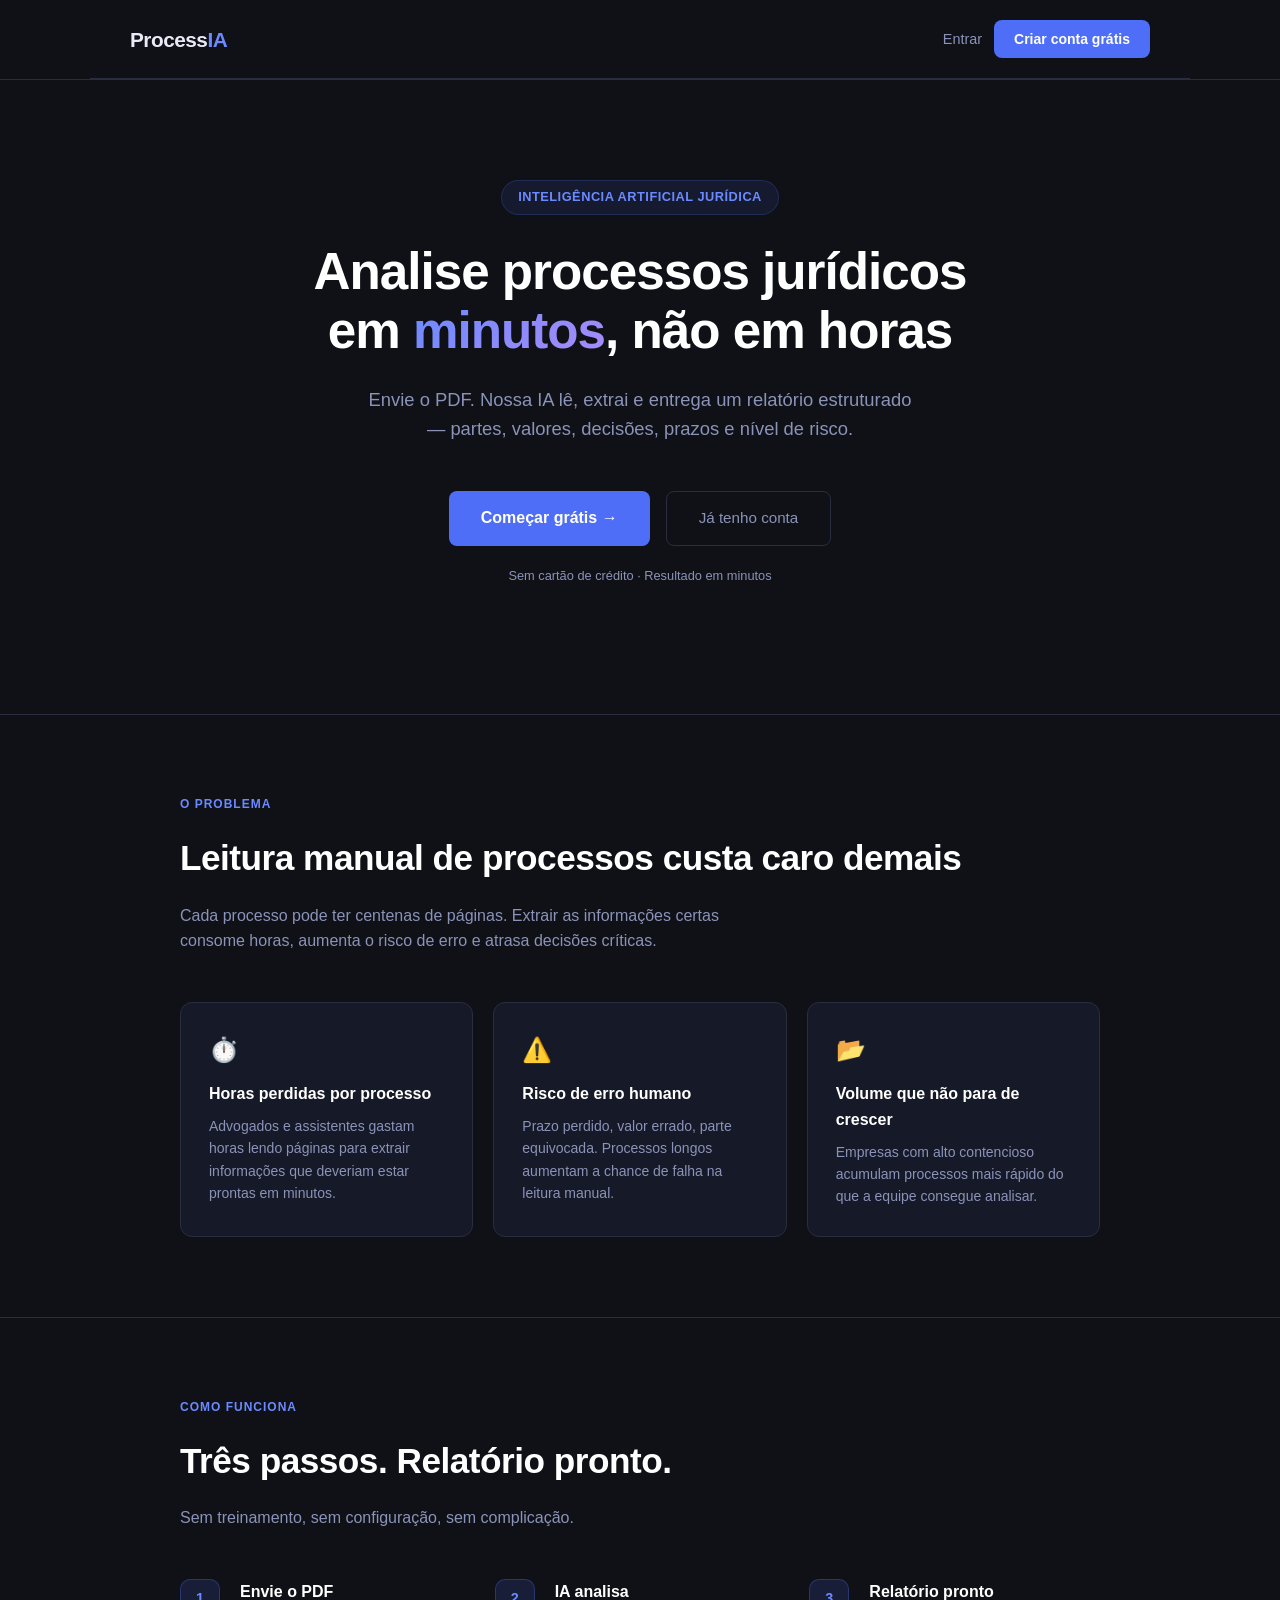
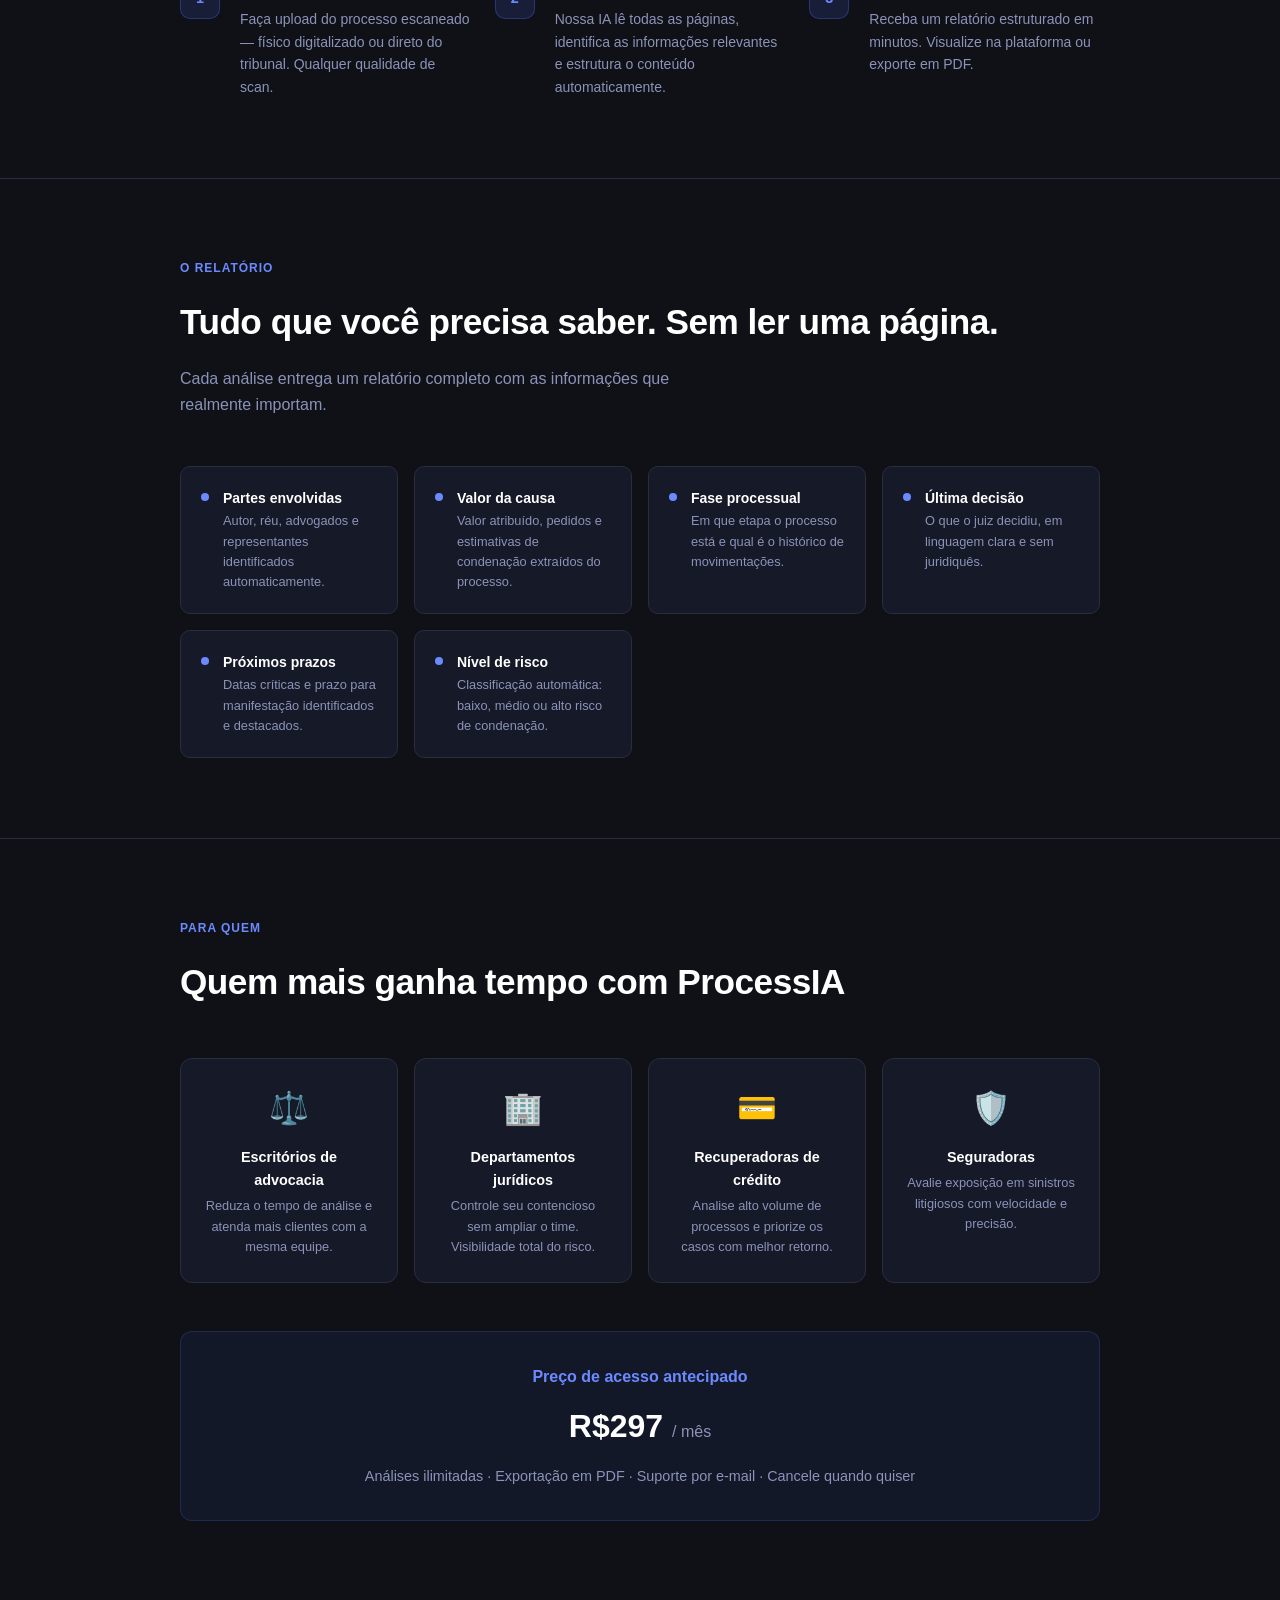
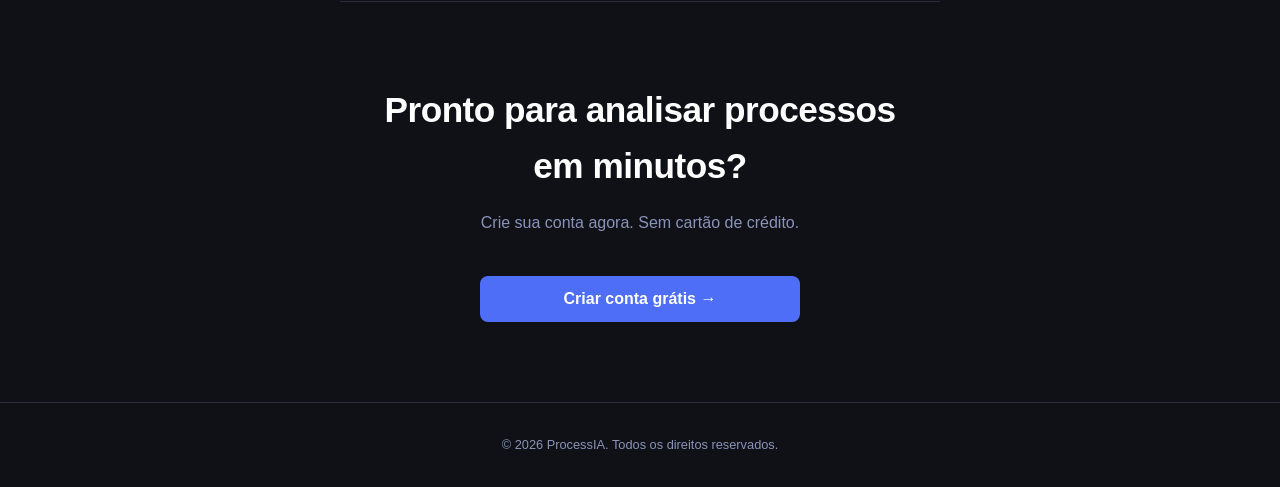
<file: landing/index.html>
<!DOCTYPE html>
<html lang="pt-BR">
<head>
  <meta charset="UTF-8" />
  <meta name="viewport" content="width=device-width, initial-scale=1.0" />
  <title>ProcessIA — Análise de processos jurídicos em minutos</title>
  <style>
    * { margin: 0; padding: 0; box-sizing: border-box; }

    :root {
      --dark: #0f1117;
      --dark2: #1a1d2e;
      --accent: #4f6ef7;
      --accent2: #6c8aff;
      --text: #e8eaf6;
      --muted: #8b93b8;
      --border: #2a2d3e;
      --card: #161927;
    }

    body {
      font-family: -apple-system, BlinkMacSystemFont, 'Segoe UI', sans-serif;
      background: var(--dark);
      color: var(--text);
      line-height: 1.6;
    }

    /* NAV */
    nav {
      padding: 20px 40px;
      display: flex;
      justify-content: space-between;
      align-items: center;
      border-bottom: 1px solid var(--border);
      max-width: 1100px;
      margin: 0 auto;
    }

    .logo {
      font-size: 1.3rem;
      font-weight: 700;
      color: var(--text);
      letter-spacing: -0.5px;
    }

    .logo span { color: var(--accent2); }

    .badge {
      background: rgba(79, 110, 247, 0.15);
      color: var(--accent2);
      border: 1px solid rgba(79, 110, 247, 0.3);
      padding: 4px 12px;
      border-radius: 20px;
      font-size: 0.75rem;
      font-weight: 600;
    }

    /* HERO */
    .hero {
      max-width: 780px;
      margin: 0 auto;
      padding: 100px 40px 80px;
      text-align: center;
    }

    .hero-tag {
      display: inline-block;
      background: rgba(79, 110, 247, 0.1);
      color: var(--accent2);
      border: 1px solid rgba(79, 110, 247, 0.2);
      padding: 6px 16px;
      border-radius: 20px;
      font-size: 0.8rem;
      font-weight: 600;
      margin-bottom: 28px;
      letter-spacing: 0.5px;
      text-transform: uppercase;
    }

    h1 {
      font-size: clamp(2rem, 5vw, 3.2rem);
      font-weight: 800;
      line-height: 1.15;
      letter-spacing: -1px;
      margin-bottom: 24px;
      color: #fff;
    }

    h1 span {
      background: linear-gradient(135deg, var(--accent2), #a78bfa);
      -webkit-background-clip: text;
      -webkit-text-fill-color: transparent;
    }

    .hero p {
      font-size: 1.15rem;
      color: var(--muted);
      max-width: 560px;
      margin: 0 auto 48px;
    }

    /* FORM */
    .form-card {
      background: var(--card);
      border: 1px solid var(--border);
      border-radius: 16px;
      padding: 40px;
      max-width: 520px;
      margin: 0 auto;
      text-align: left;
    }

    .form-card h2 {
      font-size: 1.1rem;
      font-weight: 700;
      margin-bottom: 8px;
      color: #fff;
    }

    .form-card p {
      font-size: 0.875rem;
      color: var(--muted);
      margin-bottom: 28px;
    }

    .form-group {
      margin-bottom: 16px;
    }

    label {
      display: block;
      font-size: 0.8rem;
      font-weight: 600;
      color: var(--muted);
      text-transform: uppercase;
      letter-spacing: 0.5px;
      margin-bottom: 6px;
    }

    input, select {
      width: 100%;
      background: var(--dark2);
      border: 1px solid var(--border);
      border-radius: 8px;
      padding: 12px 16px;
      color: var(--text);
      font-size: 0.95rem;
      outline: none;
      transition: border-color 0.2s;
    }

    input:focus, select:focus {
      border-color: var(--accent);
    }

    input::placeholder { color: var(--muted); opacity: 0.5; }

    select option { background: var(--dark2); }

    .btn {
      width: 100%;
      background: var(--accent);
      color: #fff;
      border: none;
      border-radius: 8px;
      padding: 14px;
      font-size: 1rem;
      font-weight: 700;
      cursor: pointer;
      margin-top: 8px;
      transition: background 0.2s;
    }

    .btn:hover { background: var(--accent2); }

    .form-note {
      font-size: 0.75rem;
      color: var(--muted);
      text-align: center;
      margin-top: 14px;
    }

    /* PROBLEM */
    .section {
      max-width: 1000px;
      margin: 0 auto;
      padding: 80px 40px;
    }

    .section-label {
      font-size: 0.75rem;
      font-weight: 700;
      text-transform: uppercase;
      letter-spacing: 1px;
      color: var(--accent2);
      margin-bottom: 16px;
    }

    .section h2 {
      font-size: clamp(1.6rem, 3vw, 2.2rem);
      font-weight: 800;
      letter-spacing: -0.5px;
      color: #fff;
      margin-bottom: 16px;
    }

    .section > p {
      color: var(--muted);
      font-size: 1rem;
      max-width: 560px;
      margin-bottom: 48px;
    }

    .pain-grid {
      display: grid;
      grid-template-columns: repeat(auto-fit, minmax(260px, 1fr));
      gap: 20px;
    }

    .pain-card {
      background: var(--card);
      border: 1px solid var(--border);
      border-radius: 12px;
      padding: 28px;
    }

    .pain-icon {
      font-size: 1.5rem;
      margin-bottom: 12px;
    }

    .pain-card h3 {
      font-size: 1rem;
      font-weight: 700;
      color: #fff;
      margin-bottom: 8px;
    }

    .pain-card p {
      font-size: 0.875rem;
      color: var(--muted);
    }

    /* HOW IT WORKS */
    .steps {
      display: grid;
      grid-template-columns: repeat(auto-fit, minmax(260px, 1fr));
      gap: 24px;
      margin-top: 48px;
    }

    .step {
      display: flex;
      gap: 20px;
      align-items: flex-start;
    }

    .step-number {
      flex-shrink: 0;
      width: 40px;
      height: 40px;
      background: rgba(79, 110, 247, 0.15);
      border: 1px solid rgba(79, 110, 247, 0.3);
      border-radius: 10px;
      display: flex;
      align-items: center;
      justify-content: center;
      font-weight: 800;
      font-size: 0.9rem;
      color: var(--accent2);
    }

    .step h3 {
      font-size: 1rem;
      font-weight: 700;
      color: #fff;
      margin-bottom: 4px;
    }

    .step p {
      font-size: 0.875rem;
      color: var(--muted);
    }

    /* REPORT */
    .divider {
      border: none;
      border-top: 1px solid var(--border);
    }

    .report-grid {
      display: grid;
      grid-template-columns: repeat(auto-fit, minmax(200px, 1fr));
      gap: 16px;
      margin-top: 48px;
    }

    .report-item {
      background: var(--card);
      border: 1px solid var(--border);
      border-radius: 10px;
      padding: 20px;
      display: flex;
      gap: 14px;
      align-items: flex-start;
    }

    .report-dot {
      width: 8px;
      height: 8px;
      background: var(--accent2);
      border-radius: 50%;
      margin-top: 6px;
      flex-shrink: 0;
    }

    .report-item h4 {
      font-size: 0.875rem;
      font-weight: 700;
      color: #fff;
      margin-bottom: 2px;
    }

    .report-item p {
      font-size: 0.8rem;
      color: var(--muted);
    }

    /* WHO */
    .who-grid {
      display: grid;
      grid-template-columns: repeat(auto-fit, minmax(200px, 1fr));
      gap: 16px;
      margin-top: 48px;
    }

    .who-card {
      background: var(--card);
      border: 1px solid var(--border);
      border-radius: 12px;
      padding: 24px;
      text-align: center;
    }

    .who-card .icon { font-size: 2rem; margin-bottom: 12px; }

    .who-card h3 {
      font-size: 0.9rem;
      font-weight: 700;
      color: #fff;
      margin-bottom: 4px;
    }

    .who-card p {
      font-size: 0.8rem;
      color: var(--muted);
    }

    /* PRICING */
    .pricing-note {
      background: rgba(79, 110, 247, 0.08);
      border: 1px solid rgba(79, 110, 247, 0.2);
      border-radius: 12px;
      padding: 32px;
      text-align: center;
      margin-top: 48px;
    }

    .pricing-note h3 {
      font-size: 1rem;
      font-weight: 700;
      color: var(--accent2);
      margin-bottom: 8px;
    }

    .pricing-note p {
      color: var(--muted);
      font-size: 0.9rem;
    }

    .price {
      font-size: 2rem;
      font-weight: 800;
      color: #fff;
      margin: 12px 0;
    }

    .price span { font-size: 1rem; font-weight: 400; color: var(--muted); }

    /* CTA FINAL */
    .cta-section {
      text-align: center;
      padding: 80px 40px;
      border-top: 1px solid var(--border);
      max-width: 600px;
      margin: 0 auto;
    }

    .cta-section h2 {
      font-size: clamp(1.6rem, 3vw, 2.2rem);
      font-weight: 800;
      color: #fff;
      margin-bottom: 16px;
      letter-spacing: -0.5px;
    }

    .cta-section p {
      color: var(--muted);
      margin-bottom: 40px;
    }

    /* FOOTER */
    footer {
      text-align: center;
      padding: 32px 40px;
      border-top: 1px solid var(--border);
      color: var(--muted);
      font-size: 0.8rem;
    }

    /* RESPONSIVE */
    @media (max-width: 600px) {
      nav { padding: 16px 20px; }
      .hero { padding: 60px 20px 60px; }
      .form-card { padding: 28px 20px; }
      .section { padding: 60px 20px; }
    }
  </style>
</head>
<body>

  <!-- NAV -->
  <div style="border-bottom: 1px solid var(--border);">
    <nav>
      <div class="logo">Process<span>IA</span></div>
      <div style="display:flex;gap:12px;align-items:center;">
        <a href="auth.html" style="color:var(--muted);font-size:0.9rem;text-decoration:none;">Entrar</a>
        <a href="auth.html#signup" class="btn" style="width:auto;padding:8px 20px;font-size:0.875rem;margin-top:0;display:inline-block;text-decoration:none;">Criar conta grátis</a>
      </div>
    </nav>
  </div>

  <!-- HERO -->
  <div class="hero">
    <div class="hero-tag">Inteligência Artificial Jurídica</div>
    <h1>Analise processos jurídicos em <span>minutos</span>, não em horas</h1>
    <p>
      Envie o PDF. Nossa IA lê, extrai e entrega um relatório estruturado —
      partes, valores, decisões, prazos e nível de risco.
    </p>
    <div style="display:flex;gap:16px;justify-content:center;flex-wrap:wrap;">
      <a href="auth.html#signup" class="btn" style="width:auto;padding:14px 32px;font-size:1rem;margin-top:0;display:inline-block;text-decoration:none;">Começar grátis →</a>
      <a href="auth.html" style="display:inline-flex;align-items:center;padding:14px 32px;color:var(--muted);font-size:0.95rem;text-decoration:none;border:1px solid var(--border);border-radius:8px;">Já tenho conta</a>
    </div>
    <p style="margin-top:20px;font-size:0.8rem;color:var(--muted);">Sem cartão de crédito · Resultado em minutos</p>
  </div>

  <hr class="divider" />

  <!-- PROBLEMA -->
  <div class="section">
    <div class="section-label">O problema</div>
    <h2>Leitura manual de processos custa caro demais</h2>
    <p>Cada processo pode ter centenas de páginas. Extrair as informações certas consome horas, aumenta o risco de erro e atrasa decisões críticas.</p>

    <div class="pain-grid">
      <div class="pain-card">
        <div class="pain-icon">⏱️</div>
        <h3>Horas perdidas por processo</h3>
        <p>Advogados e assistentes gastam horas lendo páginas para extrair informações que deveriam estar prontas em minutos.</p>
      </div>
      <div class="pain-card">
        <div class="pain-icon">⚠️</div>
        <h3>Risco de erro humano</h3>
        <p>Prazo perdido, valor errado, parte equivocada. Processos longos aumentam a chance de falha na leitura manual.</p>
      </div>
      <div class="pain-card">
        <div class="pain-icon">📂</div>
        <h3>Volume que não para de crescer</h3>
        <p>Empresas com alto contencioso acumulam processos mais rápido do que a equipe consegue analisar.</p>
      </div>
    </div>
  </div>

  <hr class="divider" />

  <!-- COMO FUNCIONA -->
  <div class="section">
    <div class="section-label">Como funciona</div>
    <h2>Três passos. Relatório pronto.</h2>
    <p>Sem treinamento, sem configuração, sem complicação.</p>

    <div class="steps">
      <div class="step">
        <div class="step-number">1</div>
        <div>
          <h3>Envie o PDF</h3>
          <p>Faça upload do processo escaneado — físico digitalizado ou direto do tribunal. Qualquer qualidade de scan.</p>
        </div>
      </div>
      <div class="step">
        <div class="step-number">2</div>
        <div>
          <h3>IA analisa</h3>
          <p>Nossa IA lê todas as páginas, identifica as informações relevantes e estrutura o conteúdo automaticamente.</p>
        </div>
      </div>
      <div class="step">
        <div class="step-number">3</div>
        <div>
          <h3>Relatório pronto</h3>
          <p>Receba um relatório estruturado em minutos. Visualize na plataforma ou exporte em PDF.</p>
        </div>
      </div>
    </div>
  </div>

  <hr class="divider" />

  <!-- RELATÓRIO -->
  <div class="section">
    <div class="section-label">O relatório</div>
    <h2>Tudo que você precisa saber. Sem ler uma página.</h2>
    <p>Cada análise entrega um relatório completo com as informações que realmente importam.</p>

    <div class="report-grid">
      <div class="report-item">
        <div class="report-dot"></div>
        <div>
          <h4>Partes envolvidas</h4>
          <p>Autor, réu, advogados e representantes identificados automaticamente.</p>
        </div>
      </div>
      <div class="report-item">
        <div class="report-dot"></div>
        <div>
          <h4>Valor da causa</h4>
          <p>Valor atribuído, pedidos e estimativas de condenação extraídos do processo.</p>
        </div>
      </div>
      <div class="report-item">
        <div class="report-dot"></div>
        <div>
          <h4>Fase processual</h4>
          <p>Em que etapa o processo está e qual é o histórico de movimentações.</p>
        </div>
      </div>
      <div class="report-item">
        <div class="report-dot"></div>
        <div>
          <h4>Última decisão</h4>
          <p>O que o juiz decidiu, em linguagem clara e sem juridiquês.</p>
        </div>
      </div>
      <div class="report-item">
        <div class="report-dot"></div>
        <div>
          <h4>Próximos prazos</h4>
          <p>Datas críticas e prazo para manifestação identificados e destacados.</p>
        </div>
      </div>
      <div class="report-item">
        <div class="report-dot"></div>
        <div>
          <h4>Nível de risco</h4>
          <p>Classificação automática: baixo, médio ou alto risco de condenação.</p>
        </div>
      </div>
    </div>
  </div>

  <hr class="divider" />

  <!-- PARA QUEM -->
  <div class="section">
    <div class="section-label">Para quem</div>
    <h2>Quem mais ganha tempo com ProcessIA</h2>

    <div class="who-grid">
      <div class="who-card">
        <div class="icon">⚖️</div>
        <h3>Escritórios de advocacia</h3>
        <p>Reduza o tempo de análise e atenda mais clientes com a mesma equipe.</p>
      </div>
      <div class="who-card">
        <div class="icon">🏢</div>
        <h3>Departamentos jurídicos</h3>
        <p>Controle seu contencioso sem ampliar o time. Visibilidade total do risco.</p>
      </div>
      <div class="who-card">
        <div class="icon">💳</div>
        <h3>Recuperadoras de crédito</h3>
        <p>Analise alto volume de processos e priorize os casos com melhor retorno.</p>
      </div>
      <div class="who-card">
        <div class="icon">🛡️</div>
        <h3>Seguradoras</h3>
        <p>Avalie exposição em sinistros litigiosos com velocidade e precisão.</p>
      </div>
    </div>

    <div class="pricing-note">
      <h3>Preço de acesso antecipado</h3>
      <div class="price">R$297 <span>/ mês</span></div>
      <p>Análises ilimitadas · Exportação em PDF · Suporte por e-mail · Cancele quando quiser</p>
    </div>
  </div>

  <!-- CTA FINAL -->
  <div class="cta-section">
    <h2>Pronto para analisar processos em minutos?</h2>
    <p>Crie sua conta agora. Sem cartão de crédito.</p>
    <a href="auth.html#signup" style="text-decoration:none;">
      <button class="btn" style="max-width: 320px; margin: 0 auto; display: block;">
        Criar conta grátis →
      </button>
    </a>
  </div>

  <footer>
    © 2026 ProcessIA. Todos os direitos reservados.
  </footer>

</body>
</html>
</file>
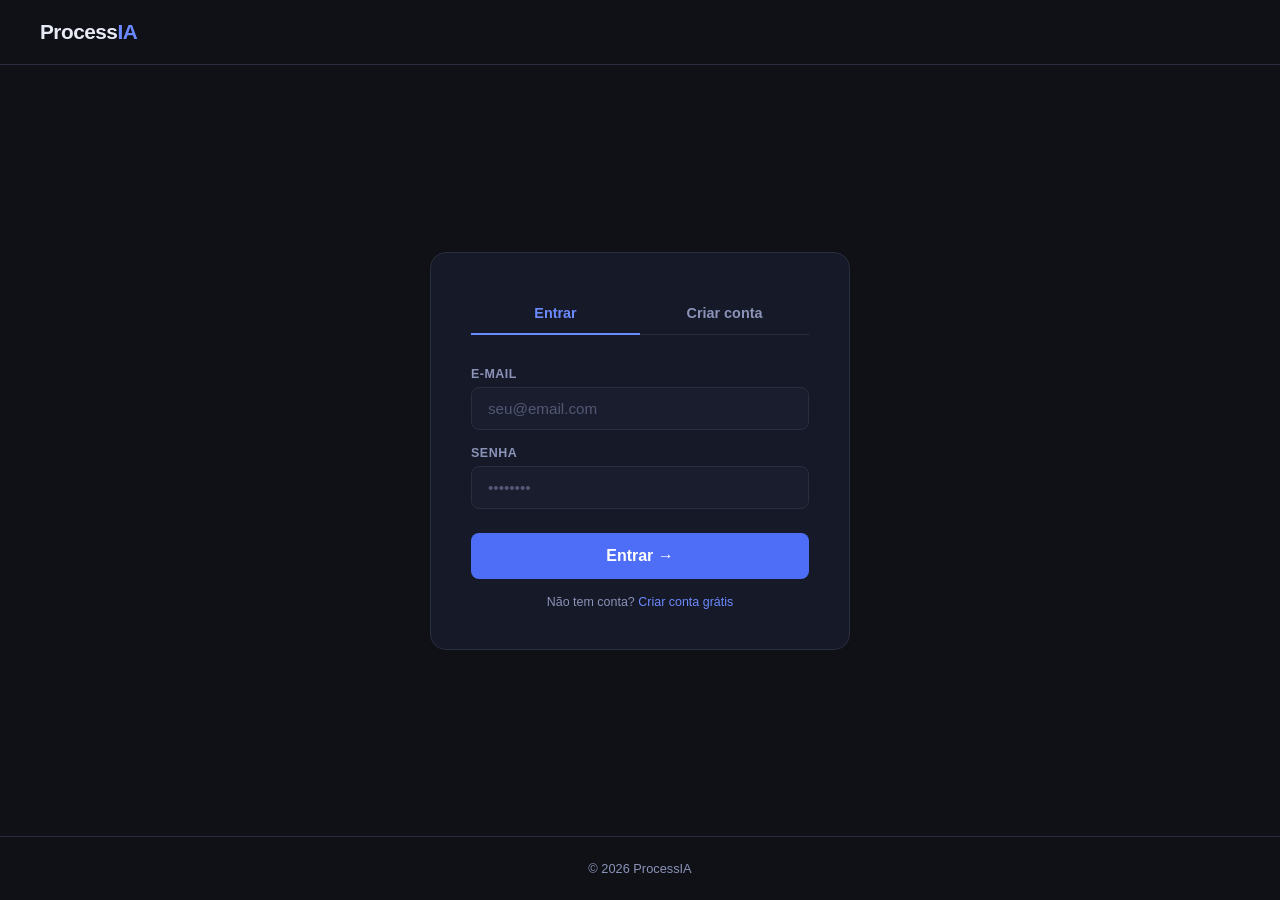
<file: landing/auth.html>
<!DOCTYPE html>
<html lang="pt-BR">
<head>
  <meta charset="UTF-8" />
  <meta name="viewport" content="width=device-width, initial-scale=1.0" />
  <title>ProcessIA — Entrar</title>
  <style>
    * { margin: 0; padding: 0; box-sizing: border-box; }
    :root {
      --dark: #0f1117; --dark2: #1a1d2e; --accent: #4f6ef7; --accent2: #6c8aff;
      --text: #e8eaf6; --muted: #8b93b8; --border: #2a2d3e; --card: #161927;
      --error: #f87171; --success: #4ade80;
    }
    body { font-family: -apple-system, BlinkMacSystemFont, 'Segoe UI', sans-serif; background: var(--dark); color: var(--text); min-height: 100vh; display: flex; flex-direction: column; }
    nav { padding: 20px 40px; display: flex; justify-content: space-between; align-items: center; border-bottom: 1px solid var(--border); }
    .logo { font-size: 1.3rem; font-weight: 700; color: var(--text); letter-spacing: -0.5px; text-decoration: none; }
    .logo span { color: var(--accent2); }
    main { flex: 1; display: flex; align-items: center; justify-content: center; padding: 40px 20px; }
    .card { background: var(--card); border: 1px solid var(--border); border-radius: 16px; padding: 40px; width: 100%; max-width: 420px; }
    .tabs { display: flex; gap: 0; margin-bottom: 32px; border-bottom: 1px solid var(--border); }
    .tab { flex: 1; padding: 12px; text-align: center; font-size: 0.9rem; font-weight: 600; color: var(--muted); cursor: pointer; border-bottom: 2px solid transparent; margin-bottom: -1px; transition: all 0.2s; }
    .tab.active { color: var(--accent2); border-bottom-color: var(--accent2); }
    .form-group { margin-bottom: 16px; }
    label { display: block; font-size: 0.78rem; font-weight: 600; color: var(--muted); text-transform: uppercase; letter-spacing: 0.5px; margin-bottom: 6px; }
    input { width: 100%; background: var(--dark2); border: 1px solid var(--border); border-radius: 8px; padding: 12px 16px; color: var(--text); font-size: 0.95rem; outline: none; transition: border-color 0.2s; }
    input:focus { border-color: var(--accent); }
    input::placeholder { color: var(--muted); opacity: 0.5; }
    .btn { width: 100%; background: var(--accent); color: #fff; border: none; border-radius: 8px; padding: 14px; font-size: 1rem; font-weight: 700; cursor: pointer; margin-top: 8px; transition: background 0.2s; }
    .btn:hover { background: var(--accent2); }
    .btn:disabled { opacity: 0.6; cursor: not-allowed; }
    .error-msg { background: rgba(248,113,113,0.1); border: 1px solid rgba(248,113,113,0.3); color: var(--error); border-radius: 8px; padding: 12px 16px; font-size: 0.875rem; margin-bottom: 16px; display: none; }
    .success-msg { background: rgba(74,222,128,0.1); border: 1px solid rgba(74,222,128,0.3); color: var(--success); border-radius: 8px; padding: 12px 16px; font-size: 0.875rem; margin-bottom: 16px; display: none; }
    .note { font-size: 0.78rem; color: var(--muted); text-align: center; margin-top: 16px; }
    .note a { color: var(--accent2); text-decoration: none; }
    footer { text-align: center; padding: 24px; border-top: 1px solid var(--border); color: var(--muted); font-size: 0.8rem; }
  </style>
</head>
<body>
  <nav>
    <a href="index.html" class="logo">Process<span>IA</span></a>
  </nav>

  <main>
    <div class="card">
      <div class="tabs">
        <div class="tab active" id="tab-login" onclick="showTab('login')">Entrar</div>
        <div class="tab" id="tab-signup" onclick="showTab('signup')">Criar conta</div>
      </div>

      <div id="error-msg" class="error-msg"></div>
      <div id="success-msg" class="success-msg"></div>

      <!-- LOGIN -->
      <form id="form-login" onsubmit="handleLogin(event)">
        <div class="form-group">
          <label>E-mail</label>
          <input type="email" id="login-email" placeholder="seu@email.com" required />
        </div>
        <div class="form-group">
          <label>Senha</label>
          <input type="password" id="login-password" placeholder="••••••••" required />
        </div>
        <button type="submit" class="btn" id="btn-login">Entrar →</button>
        <p class="note">Não tem conta? <a href="#" onclick="showTab('signup')">Criar conta grátis</a></p>
      </form>

      <!-- SIGNUP -->
      <form id="form-signup" style="display:none" onsubmit="handleSignup(event)">
        <div class="form-group">
          <label>E-mail</label>
          <input type="email" id="signup-email" placeholder="seu@email.com" required />
        </div>
        <div class="form-group">
          <label>Senha</label>
          <input type="password" id="signup-password" placeholder="Mínimo 8 caracteres, 1 número" required minlength="8" />
        </div>
        <button type="submit" class="btn" id="btn-signup">Criar conta →</button>
        <p class="note">Já tem conta? <a href="#" onclick="showTab('login')">Entrar</a></p>
      </form>
    </div>
  </main>

  <footer>© 2026 ProcessIA</footer>

  <script>
    const API = 'https://processoia.onrender.com';

    // Redireciona se já autenticado
    if (localStorage.getItem('pia_token')) location.href = 'dashboard.html';

    // Abre signup se URL tiver #signup
    if (location.hash === '#signup') showTab('signup');

    function showTab(tab) {
      document.getElementById('form-login').style.display = tab === 'login' ? '' : 'none';
      document.getElementById('form-signup').style.display = tab === 'signup' ? '' : 'none';
      document.getElementById('tab-login').classList.toggle('active', tab === 'login');
      document.getElementById('tab-signup').classList.toggle('active', tab === 'signup');
      clearMsgs();
    }

    function showError(msg) {
      const el = document.getElementById('error-msg');
      el.textContent = msg; el.style.display = '';
      document.getElementById('success-msg').style.display = 'none';
    }

    function showSuccess(msg) {
      const el = document.getElementById('success-msg');
      el.textContent = msg; el.style.display = '';
      document.getElementById('error-msg').style.display = 'none';
    }

    function clearMsgs() {
      document.getElementById('error-msg').style.display = 'none';
      document.getElementById('success-msg').style.display = 'none';
    }

    async function handleLogin(e) {
      e.preventDefault();
      const btn = document.getElementById('btn-login');
      btn.disabled = true; btn.textContent = 'Entrando...';
      clearMsgs();

      try {
        const res = await fetch(`${API}/api/auth/login`, {
          method: 'POST',
          headers: { 'Content-Type': 'application/json' },
          body: JSON.stringify({
            email: document.getElementById('login-email').value,
            password: document.getElementById('login-password').value
          })
        });

        const data = await res.json();
        if (!res.ok) throw new Error(data.error || 'Erro ao entrar.');

        localStorage.setItem('pia_token', data.token);
        localStorage.setItem('pia_email', data.email);
        location.href = 'dashboard.html';
      } catch (err) {
        showError(err.message);
        btn.disabled = false; btn.textContent = 'Entrar →';
      }
    }

    async function handleSignup(e) {
      e.preventDefault();
      const btn = document.getElementById('btn-signup');
      btn.disabled = true; btn.textContent = 'Criando conta...';
      clearMsgs();

      const email = document.getElementById('signup-email').value;
      const password = document.getElementById('signup-password').value;

      try {
        const res = await fetch(`${API}/api/auth/register`, {
          method: 'POST',
          headers: { 'Content-Type': 'application/json' },
          body: JSON.stringify({ email, password })
        });

        const data = await res.json();
        if (!res.ok) {
          const msg = Array.isArray(data) ? data[0] : (data.error || 'Erro ao criar conta.');
          throw new Error(msg);
        }

        showSuccess('Conta criada! Fazendo login...');

        // Auto-login
        const loginRes = await fetch(`${API}/api/auth/login`, {
          method: 'POST',
          headers: { 'Content-Type': 'application/json' },
          body: JSON.stringify({ email, password })
        });
        const loginData = await loginRes.json();
        if (loginRes.ok) {
          localStorage.setItem('pia_token', loginData.token);
          localStorage.setItem('pia_email', loginData.email);
          location.href = 'dashboard.html';
        } else {
          showTab('login');
        }
      } catch (err) {
        showError(err.message);
        btn.disabled = false; btn.textContent = 'Criar conta →';
      }
    }
  </script>
</body>
</html>
</file>
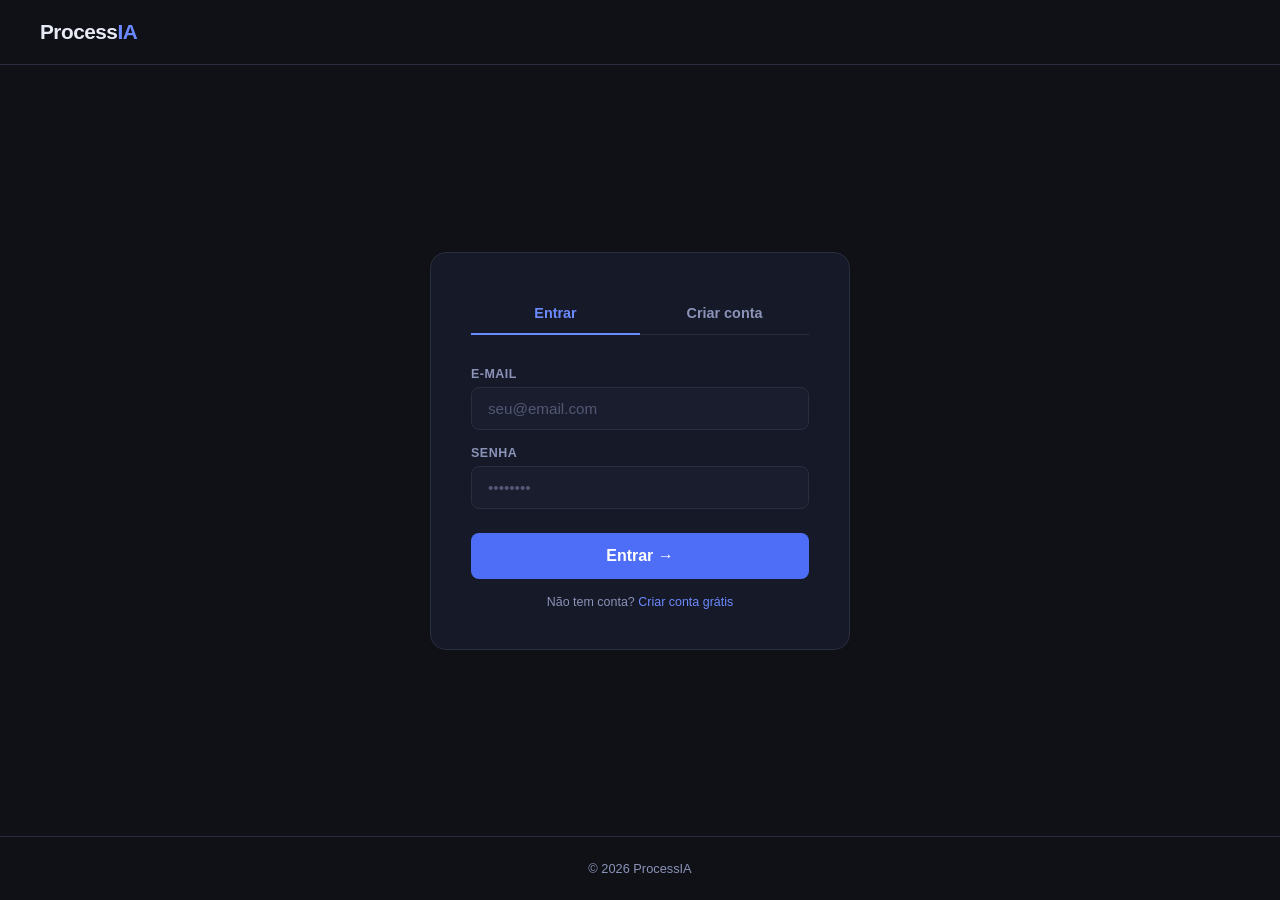
<file: landing/dashboard.html>
<!DOCTYPE html>
<html lang="pt-BR">
<head>
  <meta charset="UTF-8" />
  <meta name="viewport" content="width=device-width, initial-scale=1.0" />
  <title>ProcessIA — Dashboard</title>
  <style>
    * { margin: 0; padding: 0; box-sizing: border-box; }
    :root {
      --dark: #0f1117; --dark2: #1a1d2e; --accent: #4f6ef7; --accent2: #6c8aff;
      --text: #e8eaf6; --muted: #8b93b8; --border: #2a2d3e; --card: #161927;
      --error: #f87171; --success: #4ade80; --warn: #fbbf24;
    }
    body { font-family: -apple-system, BlinkMacSystemFont, 'Segoe UI', sans-serif; background: var(--dark); color: var(--text); min-height: 100vh; }
    nav { padding: 16px 40px; display: flex; justify-content: space-between; align-items: center; border-bottom: 1px solid var(--border); }
    .logo { font-size: 1.2rem; font-weight: 700; color: var(--text); letter-spacing: -0.5px; }
    .logo span { color: var(--accent2); }
    .nav-right { display: flex; align-items: center; gap: 16px; }
    .user-email { font-size: 0.85rem; color: var(--muted); }
    .btn-logout { background: none; border: 1px solid var(--border); color: var(--muted); border-radius: 6px; padding: 6px 14px; font-size: 0.8rem; cursor: pointer; }
    .btn-logout:hover { color: var(--text); border-color: var(--muted); }
    main { max-width: 900px; margin: 0 auto; padding: 48px 24px; }
    h1 { font-size: 1.6rem; font-weight: 800; color: #fff; margin-bottom: 6px; }
    .subtitle { color: var(--muted); font-size: 0.9rem; margin-bottom: 40px; }

    /* UPLOAD ZONE */
    .upload-zone { border: 2px dashed var(--border); border-radius: 16px; padding: 48px 32px; text-align: center; cursor: pointer; transition: all 0.2s; background: var(--card); margin-bottom: 40px; position: relative; }
    .upload-zone:hover, .upload-zone.drag-over { border-color: var(--accent); background: rgba(79,110,247,0.05); }
    .upload-icon { font-size: 2.5rem; margin-bottom: 16px; }
    .upload-zone h2 { font-size: 1.1rem; font-weight: 700; color: #fff; margin-bottom: 8px; }
    .upload-zone p { font-size: 0.875rem; color: var(--muted); margin-bottom: 24px; }
    .btn-upload { background: var(--accent); color: #fff; border: none; border-radius: 8px; padding: 12px 28px; font-size: 0.95rem; font-weight: 700; cursor: pointer; display: inline-block; }
    .btn-upload:hover { background: var(--accent2); }
    #file-input { display: none; }
    .upload-progress { display: none; margin-top: 16px; }
    .progress-bar { height: 4px; background: var(--border); border-radius: 4px; overflow: hidden; margin-top: 8px; }
    .progress-fill { height: 100%; background: var(--accent); border-radius: 4px; transition: width 0.3s; animation: progress-anim 1.5s infinite; }
    @keyframes progress-anim { 0%{width:10%} 50%{width:70%} 100%{width:90%} }

    /* PROCESS LIST */
    .section-title { font-size: 0.75rem; font-weight: 700; text-transform: uppercase; letter-spacing: 1px; color: var(--muted); margin-bottom: 16px; }
    .empty-state { text-align: center; padding: 48px 24px; color: var(--muted); }
    .empty-state p { font-size: 0.9rem; }
    .process-list { display: flex; flex-direction: column; gap: 12px; }
    .process-item { background: var(--card); border: 1px solid var(--border); border-radius: 12px; padding: 20px 24px; display: flex; align-items: center; gap: 16px; transition: border-color 0.2s; }
    .process-item.clickable { cursor: pointer; }
    .process-item.clickable:hover { border-color: var(--accent); }
    .process-icon { font-size: 1.4rem; flex-shrink: 0; }
    .process-info { flex: 1; min-width: 0; }
    .process-name { font-size: 0.95rem; font-weight: 600; color: #fff; white-space: nowrap; overflow: hidden; text-overflow: ellipsis; margin-bottom: 4px; }
    .process-meta { font-size: 0.78rem; color: var(--muted); }
    .status-badge { flex-shrink: 0; padding: 4px 12px; border-radius: 99px; font-size: 0.75rem; font-weight: 700; }
    .status-Pending { background: rgba(251,191,36,0.15); color: var(--warn); border: 1px solid rgba(251,191,36,0.3); }
    .status-Processing { background: rgba(79,110,247,0.15); color: var(--accent2); border: 1px solid rgba(79,110,247,0.3); animation: pulse 2s infinite; }
    .status-Completed { background: rgba(74,222,128,0.15); color: var(--success); border: 1px solid rgba(74,222,128,0.3); }
    .status-Failed { background: rgba(248,113,113,0.15); color: var(--error); border: 1px solid rgba(248,113,113,0.3); }
    @keyframes pulse { 0%,100%{opacity:1} 50%{opacity:.6} }
    .arrow { color: var(--muted); font-size: 1rem; flex-shrink: 0; }
    .error-banner { background: rgba(248,113,113,0.1); border: 1px solid rgba(248,113,113,0.3); color: var(--error); border-radius: 8px; padding: 12px 16px; font-size: 0.875rem; margin-bottom: 16px; display: none; }
  </style>
</head>
<body>
  <nav>
    <div class="logo">Process<span>IA</span></div>
    <div class="nav-right">
      <span class="user-email" id="user-email"></span>
      <button class="btn-logout" onclick="logout()">Sair</button>
    </div>
  </nav>

  <main>
    <h1>Meus Processos</h1>
    <p class="subtitle">Envie um PDF para análise automática.</p>

    <div id="error-banner" class="error-banner"></div>

    <!-- UPLOAD ZONE -->
    <div class="upload-zone" id="upload-zone" onclick="document.getElementById('file-input').click()"
      ondragover="onDragOver(event)" ondragleave="onDragLeave(event)" ondrop="onDrop(event)">
      <div class="upload-icon">📄</div>
      <h2>Envie o PDF do processo</h2>
      <p>Arraste o arquivo aqui ou clique para selecionar<br><small>PDF até 50MB</small></p>
      <button class="btn-upload" onclick="event.stopPropagation(); document.getElementById('file-input').click()">Selecionar PDF</button>
      <input type="file" id="file-input" accept="application/pdf" onchange="handleFile(this.files[0])" />
      <div class="upload-progress" id="upload-progress">
        <p style="color:var(--accent2);font-size:0.875rem;font-weight:600;">Enviando e processando...</p>
        <div class="progress-bar"><div class="progress-fill"></div></div>
      </div>
    </div>

    <!-- PROCESS LIST -->
    <div class="section-title">Histórico</div>
    <div id="process-list">
      <div class="empty-state"><p>Nenhum processo enviado ainda.</p></div>
    </div>
  </main>

  <script>
    const API = 'https://processoia.onrender.com';
    let pollInterval = null;

    // Auth guard
    const token = localStorage.getItem('pia_token');
    if (!token) location.href = 'auth.html';
    document.getElementById('user-email').textContent = localStorage.getItem('pia_email') || '';

    function logout() {
      localStorage.removeItem('pia_token');
      localStorage.removeItem('pia_email');
      location.href = 'auth.html';
    }

    function authHeaders() {
      return { 'Authorization': `Bearer ${localStorage.getItem('pia_token')}` };
    }

    function showError(msg) {
      const el = document.getElementById('error-banner');
      el.textContent = msg; el.style.display = '';
      setTimeout(() => el.style.display = 'none', 6000);
    }

    // DRAG & DROP
    function onDragOver(e) { e.preventDefault(); document.getElementById('upload-zone').classList.add('drag-over'); }
    function onDragLeave(e) { document.getElementById('upload-zone').classList.remove('drag-over'); }
    function onDrop(e) { e.preventDefault(); onDragLeave(e); const f = e.dataTransfer.files[0]; if (f) handleFile(f); }

    async function handleFile(file) {
      if (!file) return;
      if (file.type !== 'application/pdf') { showError('Apenas arquivos PDF são aceitos.'); return; }
      if (file.size > 50 * 1024 * 1024) { showError('Arquivo muito grande. Limite: 50MB.'); return; }

      document.getElementById('upload-progress').style.display = '';
      document.getElementById('upload-zone').style.pointerEvents = 'none';

      const formData = new FormData();
      formData.append('file', file);

      try {
        const res = await fetch(`${API}/api/processes/upload`, {
          method: 'POST',
          headers: authHeaders(),
          body: formData
        });

        if (res.status === 401) { logout(); return; }
        const data = await res.json();
        if (!res.ok) throw new Error(data.error || 'Erro ao enviar arquivo.');

        document.getElementById('upload-progress').style.display = 'none';
        document.getElementById('upload-zone').style.pointerEvents = '';
        document.getElementById('file-input').value = '';
        loadProcesses();
      } catch (err) {
        showError(err.message);
        document.getElementById('upload-progress').style.display = 'none';
        document.getElementById('upload-zone').style.pointerEvents = '';
      }
    }

    function statusLabel(s) {
      return { Pending: 'Aguardando', Processing: 'Analisando...', Completed: 'Concluído', Failed: 'Falhou' }[s] || s;
    }

    function formatDate(iso) {
      return new Date(iso).toLocaleString('pt-BR', { day:'2-digit', month:'2-digit', year:'numeric', hour:'2-digit', minute:'2-digit' });
    }

    function formatSize(bytes) {
      if (bytes < 1024*1024) return `${(bytes/1024).toFixed(0)} KB`;
      return `${(bytes/1024/1024).toFixed(1)} MB`;
    }

    async function loadProcesses() {
      try {
        const res = await fetch(`${API}/api/processes`, { headers: authHeaders() });
        if (res.status === 401) { logout(); return; }
        const processes = await res.json();

        const container = document.getElementById('process-list');

        if (!processes.length) {
          container.innerHTML = '<div class="empty-state"><p>Nenhum processo enviado ainda.</p></div>';
          return;
        }

        container.innerHTML = processes.map(p => `
          <div class="process-item ${p.hasReport ? 'clickable' : ''}"
               ${p.hasReport ? `onclick="location.href='report.html?id=${p.id}'"` : ''}>
            <div class="process-icon">📋</div>
            <div class="process-info">
              <div class="process-name">${p.fileName}</div>
              <div class="process-meta">${formatSize(p.fileSizeBytes)} · ${formatDate(p.uploadedAt)}</div>
            </div>
            <span class="status-badge status-${p.status}">${statusLabel(p.status)}</span>
            ${p.hasReport ? '<span class="arrow">→</span>' : ''}
          </div>
        `).join('');

        // Polling se tem processo em andamento
        const hasActive = processes.some(p => p.status === 'Pending' || p.status === 'Processing');
        if (hasActive && !pollInterval) {
          pollInterval = setInterval(loadProcesses, 4000);
        } else if (!hasActive && pollInterval) {
          clearInterval(pollInterval);
          pollInterval = null;
        }
      } catch (err) {
        showError('Erro ao carregar processos.');
      }
    }

    loadProcesses();
  </script>
</body>
</html>
</file>
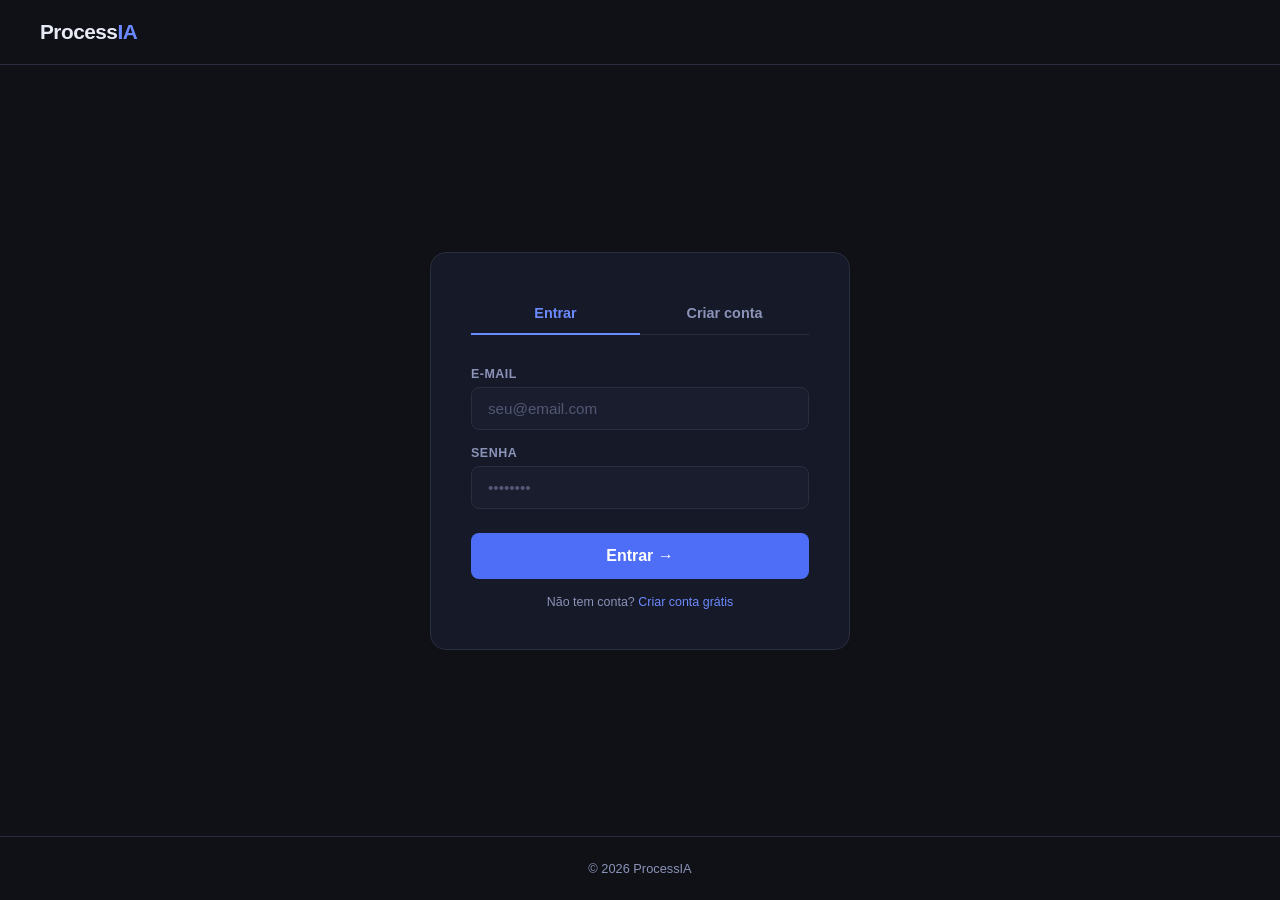
<file: landing/report.html>
<!DOCTYPE html>
<html lang="pt-BR">
<head>
  <meta charset="UTF-8" />
  <meta name="viewport" content="width=device-width, initial-scale=1.0" />
  <title>ProcessIA — Relatório</title>
  <style>
    * { margin: 0; padding: 0; box-sizing: border-box; }
    :root {
      --dark: #0f1117; --dark2: #1a1d2e; --accent: #4f6ef7; --accent2: #6c8aff;
      --text: #e8eaf6; --muted: #8b93b8; --border: #2a2d3e; --card: #161927;
      --error: #f87171; --success: #4ade80; --warn: #fbbf24;
    }
    body { font-family: -apple-system, BlinkMacSystemFont, 'Segoe UI', sans-serif; background: var(--dark); color: var(--text); min-height: 100vh; }
    nav { padding: 16px 40px; display: flex; justify-content: space-between; align-items: center; border-bottom: 1px solid var(--border); }
    .logo { font-size: 1.2rem; font-weight: 700; color: var(--text); letter-spacing: -0.5px; }
    .logo span { color: var(--accent2); }
    .nav-right { display: flex; align-items: center; gap: 16px; }
    .btn-back { background: none; border: 1px solid var(--border); color: var(--muted); border-radius: 6px; padding: 6px 14px; font-size: 0.8rem; cursor: pointer; text-decoration: none; }
    .btn-back:hover { color: var(--text); }
    main { max-width: 860px; margin: 0 auto; padding: 40px 24px; }
    .loading { text-align: center; padding: 80px; color: var(--muted); }
    .spinner { display: inline-block; width: 32px; height: 32px; border: 3px solid var(--border); border-top-color: var(--accent); border-radius: 50%; animation: spin 0.8s linear infinite; margin-bottom: 16px; }
    @keyframes spin { to { transform: rotate(360deg); } }

    /* HEADER DO RELATÓRIO */
    .report-header { display: flex; justify-content: space-between; align-items: flex-start; gap: 16px; margin-bottom: 32px; flex-wrap: wrap; }
    .report-title h1 { font-size: 1.4rem; font-weight: 800; color: #fff; margin-bottom: 4px; }
    .report-title p { font-size: 0.85rem; color: var(--muted); }
    .risk-badge { padding: 8px 20px; border-radius: 99px; font-size: 0.85rem; font-weight: 700; flex-shrink: 0; }
    .risk-Low { background: rgba(74,222,128,0.15); color: var(--success); border: 1px solid rgba(74,222,128,0.3); }
    .risk-Medium { background: rgba(251,191,36,0.15); color: var(--warn); border: 1px solid rgba(251,191,36,0.3); }
    .risk-High { background: rgba(248,113,113,0.15); color: var(--error); border: 1px solid rgba(248,113,113,0.3); }
    .btn-pdf { background: var(--accent); color: #fff; border: none; border-radius: 8px; padding: 10px 22px; font-size: 0.875rem; font-weight: 700; cursor: pointer; }
    .btn-pdf:hover { background: var(--accent2); }

    /* GRID DE CARDS */
    .cards-grid { display: grid; grid-template-columns: repeat(auto-fit, minmax(260px, 1fr)); gap: 16px; margin-bottom: 20px; }
    .card { background: var(--card); border: 1px solid var(--border); border-radius: 12px; padding: 24px; }
    .card-label { font-size: 0.72rem; font-weight: 700; text-transform: uppercase; letter-spacing: 0.8px; color: var(--muted); margin-bottom: 10px; }
    .card-value { font-size: 1rem; font-weight: 600; color: #fff; line-height: 1.4; }
    .card-sub { font-size: 0.82rem; color: var(--muted); margin-top: 4px; }
    .case-value { font-size: 1.6rem; font-weight: 800; color: var(--accent2); }
    .party-row { margin-bottom: 10px; }
    .party-row:last-child { margin-bottom: 0; }
    .party-label { font-size: 0.72rem; text-transform: uppercase; letter-spacing: 0.5px; color: var(--muted); margin-bottom: 2px; }
    .party-name { font-size: 0.95rem; font-weight: 600; color: #fff; }

    /* DECISÃO */
    .decision-card { background: rgba(79,110,247,0.05); border: 1px solid rgba(79,110,247,0.2); border-radius: 12px; padding: 24px; margin-bottom: 20px; }
    .decision-card .card-label { color: var(--accent2); }
    .decision-text { font-size: 0.95rem; color: var(--text); line-height: 1.7; }

    /* PRAZOS */
    .deadlines-list { list-style: none; }
    .deadlines-list li { display: flex; align-items: center; gap: 12px; padding: 10px 0; border-bottom: 1px solid var(--border); font-size: 0.875rem; color: var(--text); }
    .deadlines-list li:last-child { border-bottom: none; }
    .deadlines-list li::before { content: '📅'; font-size: 1rem; flex-shrink: 0; }

    /* RISCO */
    .risk-card { display: flex; align-items: flex-start; gap: 16px; }
    .risk-icon { font-size: 2rem; flex-shrink: 0; }

    @media (max-width: 600px) {
      nav { padding: 16px 20px; }
      main { padding: 24px 16px; }
      .report-header { flex-direction: column; }
    }
  </style>
</head>
<body>
  <nav>
    <div class="logo">Process<span>IA</span></div>
    <div class="nav-right">
      <a href="dashboard.html" class="btn-back">← Voltar</a>
    </div>
  </nav>

  <main id="main">
    <div class="loading">
      <div class="spinner"></div>
      <p>Carregando relatório...</p>
    </div>
  </main>

  <script>
    const API = 'https://processoia.onrender.com';

    const token = localStorage.getItem('pia_token');
    if (!token) location.href = 'auth.html';

    const params = new URLSearchParams(location.search);
    const processId = params.get('id');
    if (!processId) location.href = 'dashboard.html';

    function authHeaders() {
      return { 'Authorization': `Bearer ${token}` };
    }

    function riskLabel(r) {
      return { Low: '✅ Risco Baixo', Medium: '⚠️ Risco Médio', High: '🔴 Risco Alto' }[r] || r;
    }

    function formatCurrency(val) {
      if (!val && val !== 0) return '—';
      return new Intl.NumberFormat('pt-BR', { style: 'currency', currency: 'BRL' }).format(val);
    }

    function formatDate(iso) {
      if (!iso) return '—';
      return new Date(iso).toLocaleString('pt-BR', { day:'2-digit', month:'2-digit', year:'numeric', hour:'2-digit', minute:'2-digit' });
    }

    async function downloadPdf() {
      try {
        const res = await fetch(`${API}/api/reports/${processId}/pdf`, { headers: authHeaders() });
        if (!res.ok) throw new Error('Erro ao gerar PDF.');
        const blob = await res.blob();
        const url = URL.createObjectURL(blob);
        const a = document.createElement('a');
        a.href = url;
        a.download = `relatorio-${processId}.pdf`;
        a.click();
        URL.revokeObjectURL(url);
      } catch (err) {
        alert(err.message);
      }
    }

    async function loadReport() {
      try {
        const res = await fetch(`${API}/api/reports/${processId}`, { headers: authHeaders() });
        if (res.status === 401) { location.href = 'auth.html'; return; }
        if (res.status === 404) { document.getElementById('main').innerHTML = '<div class="loading"><p>Relatório não encontrado. O processo ainda pode estar sendo analisado.</p><br><a href="dashboard.html" style="color:var(--accent2);">← Voltar ao dashboard</a></div>'; return; }

        const r = await res.json();
        const parties = r.parties || {};
        const deadlines = r.nextDeadlines || [];

        document.title = `ProcessIA — ${r.fileName}`;

        document.getElementById('main').innerHTML = `
          <!-- HEADER -->
          <div class="report-header">
            <div class="report-title">
              <h1>${r.fileName}</h1>
              <p>Gerado em ${formatDate(r.createdAt)}</p>
            </div>
            <div style="display:flex;gap:12px;align-items:center;flex-wrap:wrap;">
              <span class="risk-badge risk-${r.riskLevel}">${riskLabel(r.riskLevel)}</span>
              <button class="btn-pdf" onclick="downloadPdf()">⬇ Exportar PDF</button>
            </div>
          </div>

          <!-- PARTES + FASE + VALOR -->
          <div class="cards-grid">
            <div class="card">
              <div class="card-label">Partes</div>
              <div class="party-row">
                <div class="party-label">Autor / Requerente</div>
                <div class="party-name">${parties.plaintiff || '—'}</div>
              </div>
              <div class="party-row">
                <div class="party-label">Réu / Requerido</div>
                <div class="party-name">${parties.defendant || '—'}</div>
              </div>
              ${parties.plaintiff_lawyer ? `<div class="party-row"><div class="party-label">Advogado Autor</div><div class="party-name" style="font-size:0.85rem">${parties.plaintiff_lawyer}</div></div>` : ''}
              ${parties.defendant_lawyer ? `<div class="party-row"><div class="party-label">Advogado Réu</div><div class="party-name" style="font-size:0.85rem">${parties.defendant_lawyer}</div></div>` : ''}
            </div>

            <div class="card">
              <div class="card-label">Valor da Causa</div>
              <div class="case-value">${formatCurrency(r.caseValue)}</div>
              <div class="card-label" style="margin-top:20px">Fase Processual</div>
              <div class="card-value">${r.currentPhase || '—'}</div>
            </div>
          </div>

          <!-- ÚLTIMA DECISÃO -->
          <div class="decision-card">
            <div class="card-label">Última Decisão</div>
            <div class="decision-text">${r.lastDecision || '—'}</div>
          </div>

          <!-- PRAZOS + RISCO -->
          <div class="cards-grid">
            <div class="card">
              <div class="card-label">Próximos Prazos</div>
              <ul class="deadlines-list">
                ${(Array.isArray(deadlines) ? deadlines : [deadlines]).map(d => `<li>${d}</li>`).join('') || '<li>Nenhum prazo identificado</li>'}
              </ul>
            </div>

            <div class="card">
              <div class="card-label">Classificação de Risco</div>
              <div class="risk-card">
                <div class="risk-icon">${{ Low:'✅', Medium:'⚠️', High:'🔴' }[r.riskLevel] || '❓'}</div>
                <div>
                  <div class="card-value">${{ Low:'Baixo', Medium:'Médio', High:'Alto' }[r.riskLevel] || '—'}</div>
                  <div class="card-sub">${r.riskJustification || '—'}</div>
                </div>
              </div>
            </div>
          </div>
        `;
      } catch (err) {
        document.getElementById('main').innerHTML = `<div class="loading"><p style="color:var(--error)">Erro ao carregar relatório: ${err.message}</p><br><a href="dashboard.html" style="color:var(--accent2);">← Voltar</a></div>`;
      }
    }

    loadReport();
  </script>
</body>
</html>
</file>
